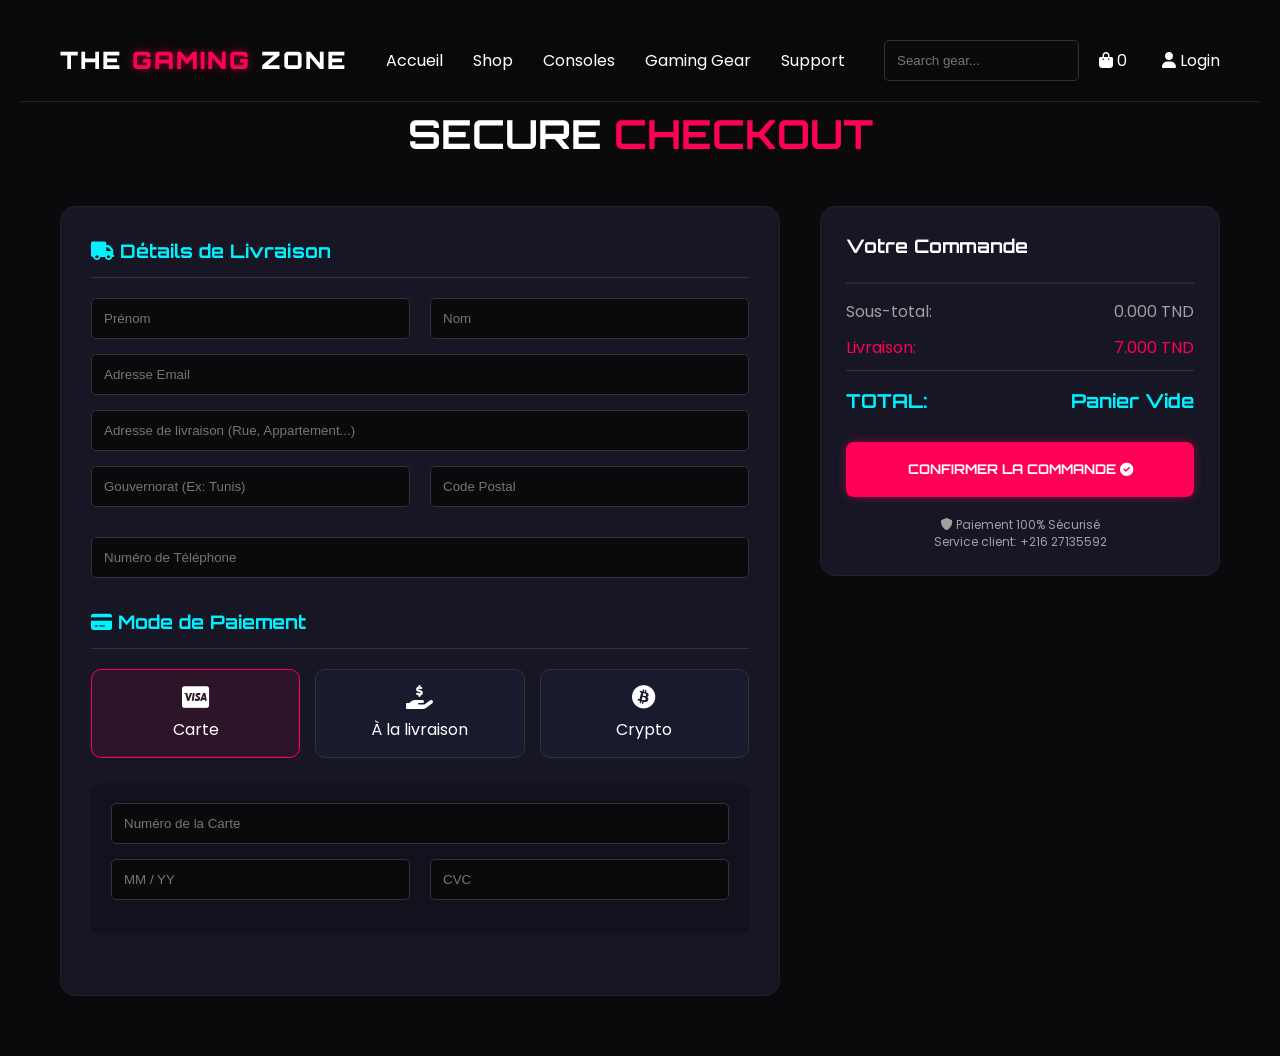
<file: checkout.html>
<!DOCTYPE html>
<html lang="fr" dir="ltr">
<head>
    <meta charset="UTF-8">
    <title>Checkout | The Gaming Zone</title>
    <link href="https://fonts.googleapis.com/css2?family=Orbitron:wght@400;700&family=Poppins:wght@300;400;600&display=swap" rel="stylesheet">
    <link rel="stylesheet" href="https://cdnjs.cloudflare.com/ajax/libs/font-awesome/6.0.0/css/all.min.css">
    <link rel="stylesheet" href="css/style.css">
    <style>
        :root {
            --primary-color: #ff0055;
            --secondary-color: #00f2ff;
            --bg-dark: #0a0a0c;
            --card-bg: #161625;
            --text-gray: #a0a0a0;
        }

        body {
            background-color: var(--bg-dark);
            color: white;
            font-family: 'Poppins', sans-serif;
            padding: 20px;
        }

        .container { max-width: 1200px; margin: 0 auto; }

        .checkout-grid { display: grid; grid-template-columns: 1fr 400px; gap: 40px; padding: 40px 0; }
        .checkout-form { background: var(--card-bg); padding: 30px; border-radius: 15px; border: 1px solid #222; }
        .form-section { margin-bottom: 30px; }
        .form-section h3 { font-family: 'Orbitron'; color: var(--secondary-color); margin-bottom: 20px; border-bottom: 1px solid #333; padding-bottom: 10px; }
        
        .input-group { display: grid; grid-template-columns: 1fr 1fr; gap: 20px; margin-bottom: 15px; }
        
        input, select { 
            background: #0a0a0c; border: 1px solid #333; color: white; 
            padding: 12px; border-radius: 5px; width: 100%; outline: none;
            transition: 0.3s;
        }
        input:focus { border-color: var(--primary-color); }
        input.error { border-color: var(--primary-color) !important; box-shadow: 0 0 5px rgba(255, 0, 85, 0.2); }

        .payment-methods { 
            display: grid; 
            grid-template-columns: repeat(auto-fit, minmax(100px, 1fr)); 
            gap: 15px; 
            margin-top: 15px; 
        }
        .method { 
            border: 1px solid #333; padding: 15px; text-align: center; 
            border-radius: 10px; cursor: pointer; transition: 0.3s;
            background: #1a1a2e;
        }
        .method:hover { border-color: var(--secondary-color); }
        .method.active { border-color: var(--primary-color); background: rgba(255, 0, 85, 0.1); }
        .method i { font-size: 1.5rem; margin-bottom: 8px; display: block; }

        .order-summary { position: sticky; top: 100px; height: fit-content; }
        .summary-card { background: var(--card-bg); padding: 25px; border-radius: 15px; border: 1px solid #222; }
        
        .btn-main {
            width: 100%; margin-top: 25px; height: 55px;
            background: var(--primary-color); color: white; border: none;
            border-radius: 8px; font-family: 'Orbitron'; font-weight: bold;
            cursor: pointer; transition: 0.3s; text-transform: uppercase;
        }
        .btn-main:hover { background: #d00045; box-shadow: 0 0 20px rgba(255, 0, 85, 0.4); transform: translateY(-2px); }

        .hidden { display: none; }

        @media (max-width: 900px) {
            .checkout-grid { grid-template-columns: 1fr; }
        }
    </style>
    
</head>
<body>
    <header class="main-header">
        <div class="container">
            <div class="logo">
                <a href="index.html">THE <span>GAMING</span> ZONE</a>
            </div>
            
            <nav class="nav-menu">
                <ul>
                    <li><a href="index.html">Accueil</a></li>
                    <li><a href="shop.html">Shop</a></li>
                    <li><a href="consoles.html">Consoles</a></li>
                    <li><a href="gaming-gear.html">Gaming Gear</a></li>
                    <li><a href="support.html">Support</a></li>
                    
                </ul>
            </nav>

            
            <div class="header-actions">
                <div class="search-bar">
                    <input type="text" placeholder="Search gear...">
            
                </div>
                <a href="checkout.html" style="color: white; text-decoration: none;">
                    <div class="cart-icon" style="cursor: pointer; position: relative;">
                        <i class="fas fa-shopping-bag"></i> <span class="count" id="cart-count">0</span>
                    </div>
                </a>
                <a href="login.html" class="login-link" style="margin-left: 15px; text-decoration: none; color: white;">
                    <i class="fas fa-user"></i> Login
                </a>
            </div>
        </div>
        
    </header>

    <main class="container">
        <h1 style="font-family: 'Orbitron'; font-size: 2.5rem; text-align: center;">SECURE <span style="color: var(--primary-color);">CHECKOUT</span></h1>
        
        <div class="checkout-grid">
            <section class="checkout-form">
                <form id="checkout-form-element">
                    <div class="form-section">
                        <h3><i class="fas fa-truck"></i> Détails de Livraison</h3>
                        <div class="input-group">
                            <input type="text" id="fname" placeholder="Prénom" required>
                            <input type="text" id="lname" placeholder="Nom" required>
                        </div>
                        <input type="email" id="email" placeholder="Adresse Email" style="margin-bottom: 15px;">
                        <input type="text" id="address" placeholder="Adresse de livraison (Rue, Appartement...)" required>
                        <div class="input-group" style="margin-top: 15px;">
                            <input type="text" id="city" placeholder="Gouvernorat (Ex: Tunis)" required>
                            <input type="text" id="zip" placeholder="Code Postal">
                        </div>
                        <input type="text" id="phone" placeholder="Numéro de Téléphone" style="margin-top: 15px;" required>
                    </div>

                    <div class="form-section">
                        <h3><i class="fas fa-credit-card"></i> Mode de Paiement</h3>
                        <div class="payment-methods">
                            <div class="method active" onclick="selectMethod('card', this)">
                                <i class="fab fa-cc-visa"></i>
                                <span>Carte</span>
                            </div>
                            <div class="method" onclick="selectMethod('cod', this)">
                                <i class="fas fa-hand-holding-usd"></i>
                                <span>À la livraison</span>
                            </div>
                            <div class="method" onclick="selectMethod('crypto', this)">
                                <i class="fab fa-bitcoin"></i>
                                <span>Crypto</span>
                            </div>
                        </div>

                        <div id="card-details-area" class="card-details" style="margin-top: 25px; padding: 20px; background: rgba(0,0,0,0.2); border-radius: 10px;">
                            <input type="text" id="card-num" placeholder="Numéro de la Carte" style="margin-bottom: 15px;">
                            <div class="input-group">
                                <input type="text" id="card-date" placeholder="MM / YY">
                                <input type="text" id="card-cvc" placeholder="CVC">
                            </div>
                        </div>

                        <div id="cod-message" class="hidden" style="margin-top: 25px; padding: 20px; border: 1px dashed var(--secondary-color); border-radius: 10px; color: var(--secondary-color);">
                            <i class="fas fa-info-circle"></i> Vous payerez en espèces (Cash) lors de la réception de votre commande.
                        </div>
                    </div>
                </form>
            </section>

            <aside class="order-summary">
                <div class="summary-card">
                    <h3 style="font-family: 'Orbitron'; margin-bottom: 20px;">Votre Commande</h3>
                    <hr style="opacity: 0.1; margin: 15px 0;">
                    
                    <div style="display: flex; justify-content: space-between; color: #a0a0a0; margin-bottom: 10px;">
                        <span>Sous-total:</span>
                        <span id="subtotal-display">0.000 TND</span>
                    </div>
                    <div style="display: flex; justify-content: space-between; color: #ff0055; margin-bottom: 15px; border-bottom: 1px solid #333; padding-bottom: 10px;">
                        <span>Livraison:</span>
                        <span id="shipping-fee">7.000 TND</span>
                    </div>
                    <div style="display: flex; justify-content: space-between; font-weight: bold; font-size: 1.2rem; font-family: 'Orbitron'; color: var(--secondary-color);">
                        <span>TOTAL:</span>
                        <span id="total-display">0.000 TND</span>
                    </div>

                    <button type="button" class="btn-main" id="confirm-btn">
                        CONFIRMER LA COMMANDE <i class="fas fa-check-circle"></i>
                    </button>

                    <div style="font-size: 0.75rem; color: var(--text-gray); text-align: center; margin-top: 20px; line-height: 1.4;">
                        <p><i class="fas fa-shield-alt"></i> Paiement 100% Sécurisé</p>
                        <p>Service client: +216 27135592</p>
                    </div>
                </div>
            </aside>
        </div>
    </main>

    <script>
        document.addEventListener('DOMContentLoaded', function() {
            // جلب المجموع الكلي المحفوظ (الذي يتضمن الـ 7 دت من صفحة المتجر)
            const finalTotal = parseFloat(localStorage.getItem('totalPrice')) || 0;
            
            const subtotalDisplay = document.getElementById('subtotal-display');
            const totalDisplay = document.getElementById('total-display');

            if (finalTotal > 7) { // إذا كان هناك سلع (أكبر من سعر التوصيل)
                const subtotal = finalTotal - 7;
                subtotalDisplay.innerText = subtotal.toFixed(3) + " TND";
                totalDisplay.innerText = finalTotal.toFixed(3) + " TND";
            } else if (finalTotal === 7) { 
                // حالة نادرة: السلة فارغة لكن التوصيل محسوب (يجب تصفيره)
                subtotalDisplay.innerText = "0.000 TND";
                totalDisplay.innerText = "0.000 TND";
            } else {
                subtotalDisplay.innerText = "0.000 TND";
                totalDisplay.innerText = "Panier Vide";
            }
        });

        // إدارة طرق الدفع
        let currentMethod = 'card';
        function selectMethod(method, element) {
            currentMethod = method;
            document.querySelectorAll('.method').forEach(m => m.classList.remove('active'));
            element.classList.add('active');
            const cardArea = document.getElementById('card-details-area');
            const codMessage = document.getElementById('cod-message');
            if (method === 'cod') {
                cardArea.classList.add('hidden');
                codMessage.classList.remove('hidden');
            } else {
                cardArea.classList.remove('hidden');
                codMessage.classList.add('hidden');
            }
        }

        // تأكيد الطلب
        document.getElementById('confirm-btn').addEventListener('click', function() {
            const requiredInputs = document.querySelectorAll('#checkout-form-element input[required]');
            let isValid = true;

            requiredInputs.forEach(input => {
                if (input.value.trim() === "") {
                    isValid = false;
                    input.classList.add('error');
                } else {
                    input.classList.remove('error');
                }
            });

            if (currentMethod === 'card') {
                const cardInputs = [document.getElementById('card-num'), document.getElementById('card-date'), document.getElementById('card-cvc')];
                cardInputs.forEach(input => {
                    if (input.value.trim() === "") { isValid = false; input.classList.add('error'); }
                    else { input.classList.remove('error'); }
                });
            }

            if (!isValid) {
                alert("⚠️ Veuillez remplir tous les champs obligatoires.");
                return;
            }

            this.innerHTML = '<i class="fas fa-spinner fa-spin"></i> Traitement...';
            this.disabled = true;

            setTimeout(() => {
                alert("🎉 Succès ! Votre commande a été enregistrée.");
                localStorage.removeItem('totalPrice');
                localStorage.removeItem('userCart');
                window.location.href = "index.html"; 
            }, 2000);
        });
    </script>
</body>
</html>
</file>
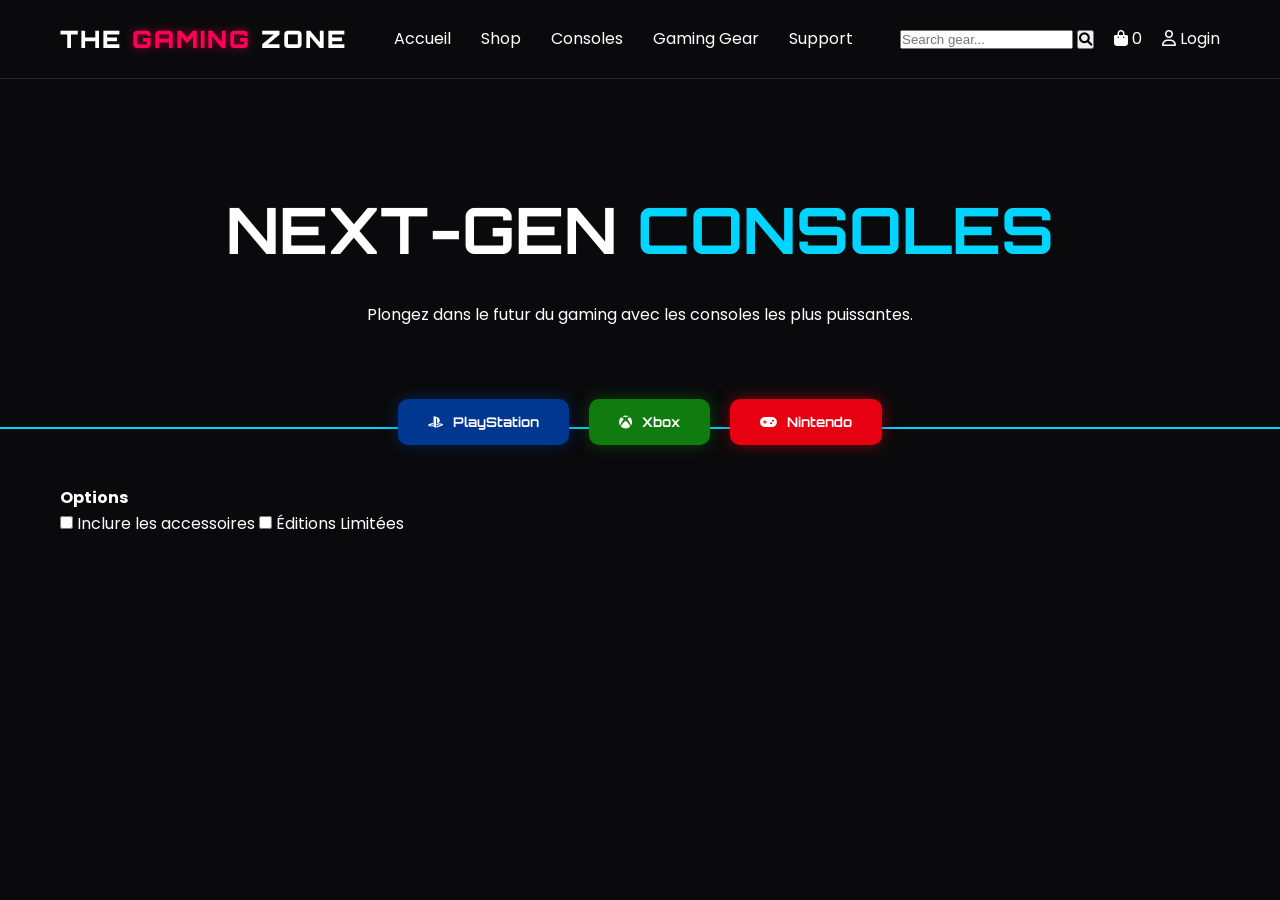
<file: consoles.html>
<!DOCTYPE html>
<html lang="fr" dir="ltr">
<head>
    <meta charset="UTF-8">
    <meta name="viewport" content="width=device-width, initial-scale=1.0">
    <title>Consoles & Handhelds | The Gaming Zone</title>
    
    <link href="https://fonts.googleapis.com/css2?family=Orbitron:wght@400;700&family=Poppins:wght@300;400;600&display=swap" rel="stylesheet">
    <link rel="stylesheet" href="https://cdnjs.cloudflare.com/ajax/libs/font-awesome/6.0.0/css/all.min.css">
    
    <link rel="stylesheet" href="css/style.css">
    <style>
        /* تنسيق خاص بصفحة الكونسول */
        .console-banner {
            height: 350px;
            background: linear-gradient(rgba(10,10,12,0.7), rgba(10,10,12,0.9)), 
                        url('https://images.unsplash.com/photo-1606144042614-b2417e99c4e3?q=80&w=1200');
            background-size: cover;
            display: flex;
            align-items: center;
            justify-content: center;
            text-align: center;
            border-bottom: 2px solid var(--secondary-color);
        }

        .brand-filters {
            display: flex;
            justify-content: center;
            gap: 20px;
            margin: -30px 0 40px;
        }

        .brand-btn {
            padding: 15px 30px;
            border-radius: 10px;
            cursor: pointer;
            font-family: 'Orbitron';
            font-weight: bold;
            transition: 0.3s;
            border: none;
            color: white;
            display: flex;
            align-items: center;
            gap: 10px;
        }

        .ps-btn { background: #003791; box-shadow: 0 0 15px rgba(0, 55, 145, 0.5); }
        .xbox-btn { background: #107c10; box-shadow: 0 0 15px rgba(16, 124, 16, 0.5); }
        .nintendo-btn { background: #e60012; box-shadow: 0 0 15px rgba(230, 0, 18, 0.5); }

        .brand-btn:hover { transform: translateY(-5px) scale(1.05); }
    </style>
</head>
<body>
    <header class="main-header">
        <div class="container">
            <div class="logo">
                <a href="index.html">THE <span>GAMING</span> ZONE</a>
            </div>
            
            <nav class="nav-menu">
                <ul>
                    <li><a href="index.html">Accueil</a></li>
                    <li><a href="shop.html">Shop</a></li>
                    <li><a href="consoles.html">Consoles</a></li>
                    <li><a href="gaming-gear.html">Gaming Gear</a></li>
                    <li><a href="support.html">Support</a></li>
                </ul>
            </nav>

            <div class="header-actions">
                <div class="search-bar">
                    <input type="text" placeholder="Search gear...">
                    <button><i class="fas fa-search"></i></button>
                </div>
                <div class="cart-icon">
                    <i class="fas fa-shopping-bag"></i>
                    <span class="count">0</span>
                </div>
                <div class="user-auth">
                    <a href="#"><i class="far fa-user"></i> Login</a>
                </div>
            </div>
        </div>
    </header>

    <section class="console-banner">
        <div class="container">
            <h1 class="glitch-text">NEXT-GEN <span>CONSOLES</span></h1>
            <p>Plongez dans le futur du gaming avec les consoles les plus puissantes.</p>
        </div>
    </section>

    <main class="container">
        <div class="brand-filters">
            <button class="brand-btn ps-btn" onclick="filterByBrand('PlayStation')">
                <i class="fab fa-playstation"></i> PlayStation
            </button>
            <button class="brand-btn xbox-btn" onclick="filterByBrand('Xbox')">
                <i class="fab fa-xbox"></i> Xbox
            </button>
            <button class="brand-btn nintendo-btn" onclick="filterByBrand('Nintendo')">
                <i class="fas fa-gamepad"></i> Nintendo
            </button>
        </div>

        <div class="shop-container">
            <aside class="filters">
                <h4>Options</h4>
                <div class="filter-group">
                    <label><input type="checkbox"> Inclure les accessoires</label>
                    <label><input type="checkbox"> Éditions Limitées</label>
                </div>
            </aside>

            <section class="products-area">
                <div class="product-grid" id="console-grid">
                    </div>
            </section>
        </div>
    </main>

    <script src="js/main.js"></script>
    <script>
        document.addEventListener('DOMContentLoaded', () => {
            const consoleProducts = products.filter(p => p.category === "Consoles");
            renderProducts(consoleProducts, 'console-grid');
        });

        function filterByBrand(brand) {
            const filtered = products.filter(p => p.category === "Consoles" && p.name.includes(brand));
            renderProducts(filtered, 'console-grid');
        }
    </script>
</body>
</html>
</file>
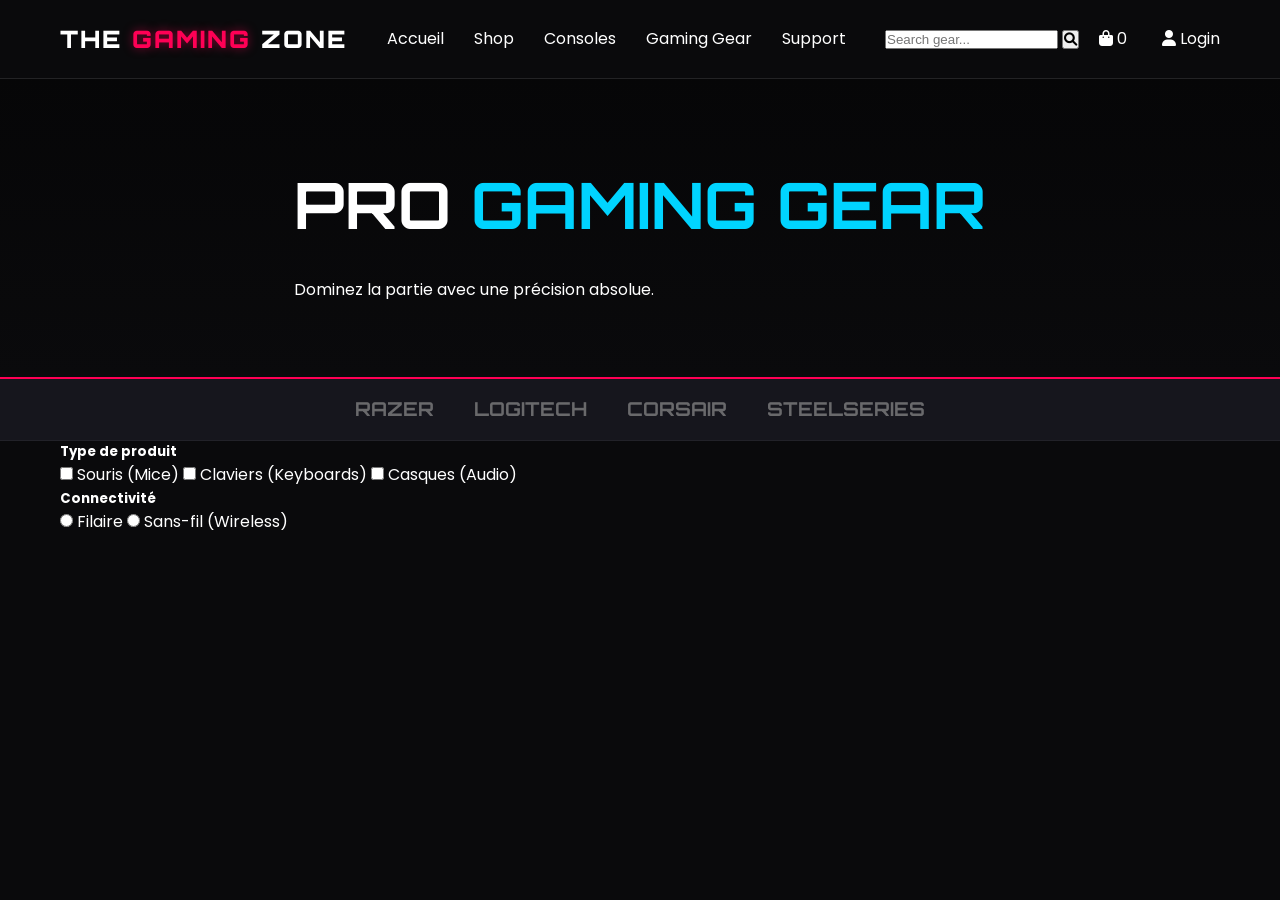
<file: gaming-gear.html>
<!DOCTYPE html>
<html lang="fr" dir="ltr">
<head>
    <meta charset="UTF-8">
    <meta name="viewport" content="width=device-width, initial-scale=1.0">
    <title>Gaming Gear & Peripherals | The Gaming Zone</title>
    
    <link href="https://fonts.googleapis.com/css2?family=Orbitron:wght@400;700&family=Poppins:wght@300;400;600&display=swap" rel="stylesheet">
    <link rel="stylesheet" href="https://cdnjs.cloudflare.com/ajax/libs/font-awesome/6.0.0/css/all.min.css">
    
    <link rel="stylesheet" href="css/style.css">
    <style>
        .gear-banner {
            height: 300px;
            background: linear-gradient(to bottom, rgba(0,0,0,0.4), var(--bg-dark)), 
                        url('https://images.unsplash.com/photo-1542751371-adc38448a05e?q=80&w=1200');
            background-size: cover;
            background-position: center;
            display: flex;
            align-items: center;
            justify-content: center;
            border-bottom: 2px solid var(--primary-color);
        }

        .brand-strip {
            background: #16161d;
            padding: 15px 0;
            display: flex;
            justify-content: center;
            gap: 40px;
            border-bottom: 1px solid rgba(255,255,255,0.05);
        }

        .brand-logo {
            font-family: 'Orbitron';
            color: var(--text-gray);
            font-weight: bold;
            font-size: 1.2rem;
            opacity: 0.6;
            cursor: pointer;
            transition: 0.3s;
        }

        .brand-logo:hover { opacity: 1; color: var(--secondary-color); }

        .gear-grid {
            display: grid;
            grid-template-columns: repeat(auto-fill, minmax(280px, 1fr));
            gap: 25px;
            padding: 40px 0;
        }
    </style>
</head>
<body>
    <header class="main-header">
        <div class="container">
            <div class="logo">
                <a href="index.html">THE <span>GAMING</span> ZONE</a>
            </div>
            
            <nav class="nav-menu">
                <ul>
                    <li><a href="index.html">Accueil</a></li>
                    <li><a href="shop.html">Shop</a></li>
                    <li><a href="consoles.html">Consoles</a></li>
                    <li><a href="gaming-gear.html">Gaming Gear</a></li>
                    <li><a href="support.html">Support</a></li>
                    
                </ul>
            </nav>

            
            <div class="header-actions">
                <div class="search-bar">
                    <input type="text" placeholder="Search gear...">
                    <button><i class="fas fa-search"></i></button>
                </div>
                <a href="checkout.html" style="color: white; text-decoration: none;">
                    <div class="cart-icon" style="cursor: pointer; position: relative;">
                        <i class="fas fa-shopping-bag"></i> <span class="count" id="cart-count">0</span>
                    </div>
                </a>
                <a href="login.html" class="login-link" style="margin-left: 15px; text-decoration: none; color: white;">
                    <i class="fas fa-user"></i> Login
                </a>
            </div>
        </div>
        
    </header>

    <section class="gear-banner">
        <div class="container text-center">
            <h1 class="glitch-text">PRO <span>GAMING GEAR</span></h1>
            <p>Dominez la partie avec une précision absolue.</p>
        </div>
    </section>

    <div class="brand-strip">
        <span class="brand-logo" onclick="filterByBrand('Razer')">RAZER</span>
        <span class="brand-logo" onclick="filterByBrand('Logitech')">LOGITECH</span>
        <span class="brand-logo" onclick="filterByBrand('Corsair')">CORSAIR</span>
        <span class="brand-logo" onclick="filterByBrand('SteelSeries')">STEELSERIES</span>
    </div>

    <main class="container">
        <div class="shop-container">
            <aside class="filters">
                <div class="filter-group">
                    <h5>Type de produit</h5>
                    <label><input type="checkbox" onclick="filterByType('Souris')"> Souris (Mice)</label>
                    <label><input type="checkbox" onclick="filterByType('Clavier')"> Claviers (Keyboards)</label>
                    <label><input type="checkbox" onclick="filterByType('Casque')"> Casques (Audio)</label>
                </div>
                <div class="filter-group">
                    <h5>Connectivité</h5>
                    <label><input type="radio" name="conn"> Filaire</label>
                    <label><input type="radio" name="conn"> Sans-fil (Wireless)</label>
                </div>
            </aside>

            <section class="products-area">
                <div class="gear-grid" id="gear-grid">
                    </div>
            </section>
        </div>
    </main>

    <script src="js/main.js"></script>
    <script>
        document.addEventListener('DOMContentLoaded', () => {
            const gearProducts = products.filter(p => p.category === "Gear");
            renderProducts(gearProducts, 'gear-grid');
        });

        function filterByBrand(brand) {
            const filtered = products.filter(p => p.category === "Gear" && p.name.includes(brand));
            renderProducts(filtered, 'gear-grid');
        }
        
        function filterByType(type) {
             const filtered = products.filter(p => p.category === "Gear" && p.name.toLowerCase().includes(type.toLowerCase()));
             renderProducts(filtered, 'gear-grid');
        }
    </script>
</body>
</html>
</file>
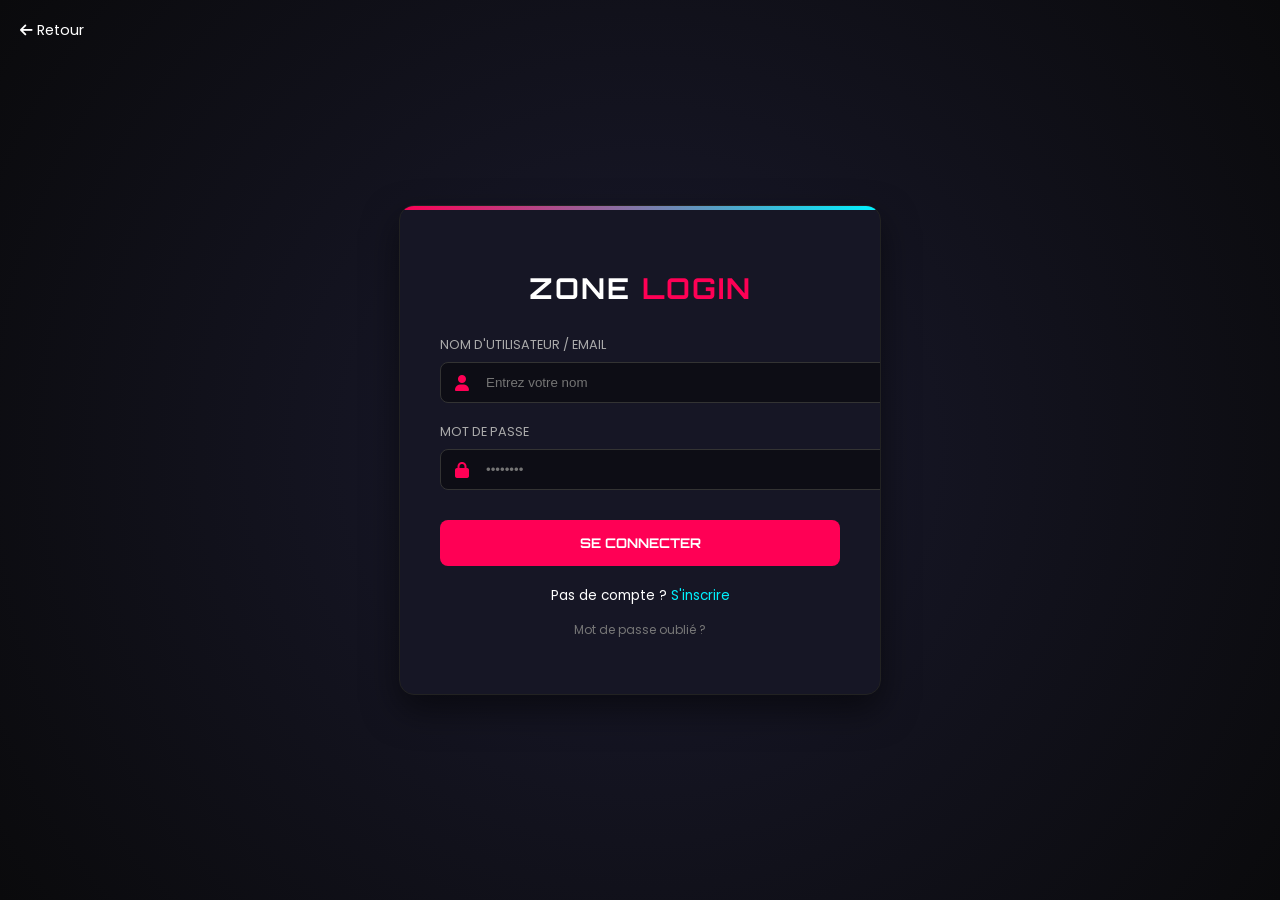
<file: login.html>
<!DOCTYPE html>
<html lang="fr" dir="ltr">
<head>
    <meta charset="UTF-8">
    <meta name="viewport" content="width=device-width, initial-scale=1.0">
    <title>Login | The Gaming Zone</title>
    <link href="https://fonts.googleapis.com/css2?family=Orbitron:wght@400;700&family=Poppins:wght@300;400;600&display=swap" rel="stylesheet">
    <link rel="stylesheet" href="https://cdnjs.cloudflare.com/ajax/libs/font-awesome/6.0.0/css/all.min.css">
    <style>
        :root {
            --primary-color: #ff0055;
            --secondary-color: #00f2ff;
            --bg-dark: #0a0a0c;
            --card-bg: #161625;
        }

        body {
            background-color: var(--bg-dark);
            background-image: radial-gradient(circle at center, #1a1a2e 0%, #0a0a0c 100%);
            color: white;
            font-family: 'Poppins', sans-serif;
            height: 100vh;
            display: flex;
            align-items: center;
            justify-content: center;
            margin: 0;
        }

        .login-card {
            background: var(--card-bg);
            width: 100%;
            max-width: 400px;
            padding: 40px;
            border-radius: 15px;
            border: 1px solid #222;
            box-shadow: 0 15px 35px rgba(0,0,0,0.5);
            position: relative;
            overflow: hidden;
        }

        .login-card::before {
            content: '';
            position: absolute;
            top: 0; left: 0; width: 100%; height: 4px;
            background: linear-gradient(90deg, var(--primary-color), var(--secondary-color));
        }

        .login-header {
            text-align: center;
            margin-bottom: 30px;
        }

        .login-header h2 {
            font-family: 'Orbitron';
            font-size: 1.8rem;
            letter-spacing: 2px;
        }

        .login-header span { color: var(--primary-color); }

        .form-group {
            margin-bottom: 20px;
        }

        .form-group label {
            display: block;
            font-size: 0.8rem;
            color: #aaa;
            margin-bottom: 8px;
            text-transform: uppercase;
        }

        .input-wrapper {
            position: relative;
        }

        .input-wrapper i {
            position: absolute;
            left: 15px;
            top: 50%;
            transform: translateY(-50%);
            color: var(--primary-color);
        }

        input {
            width: 100%;
            background: #0d0d15;
            border: 1px solid #333;
            padding: 12px 12px 12px 45px;
            border-radius: 8px;
            color: white;
            outline: none;
            transition: 0.3s;
        }

        input:focus {
            border-color: var(--secondary-color);
            box-shadow: 0 0 10px rgba(0, 242, 255, 0.2);
        }

        .btn-login {
            width: 100%;
            background: var(--primary-color);
            color: white;
            border: none;
            padding: 15px;
            border-radius: 8px;
            font-family: 'Orbitron';
            font-weight: bold;
            cursor: pointer;
            transition: 0.3s;
            margin-top: 10px;
        }

        .btn-login:hover {
            background: #d00045;
            box-shadow: 0 0 20px rgba(255, 0, 85, 0.4);
            transform: translateY(-2px);
        }

        .extra-links {
            text-align: center;
            margin-top: 20px;
            font-size: 0.85rem;
        }

        .extra-links a {
            color: var(--secondary-color);
            text-decoration: none;
        }

        .back-home {
            position: absolute;
            top: 20px;
            left: 20px;
            color: white;
            text-decoration: none;
            font-size: 0.9rem;
        }
    </style>
</head>
<body>

    <a href="index.html" class="back-home"><i class="fas fa-arrow-left"></i> Retour</a>

    <div class="login-card">
        <div class="login-header">
            <h2>ZONE <span>LOGIN</span></h2>
        </div>

        <form id="loginForm">
            <div class="form-group">
                <label>Nom d'utilisateur / Email</label>
                <div class="input-wrapper">
                    <i class="fas fa-user"></i>
                    <input type="text" placeholder="Entrez votre nom" required>
                </div>
            </div>

            <div class="form-group">
                <label>Mot de passe</label>
                <div class="input-wrapper">
                    <i class="fas fa-lock"></i>
                    <input type="password" placeholder="••••••••" required>
                </div>
            </div>

            <button type="submit" class="btn-login">SE CONNECTER</button>
        </form>

        <div class="extra-links">
            <p>Pas de compte ? <a href="#">S'inscrire</a></p>
            <p><a href="#" style="font-size: 0.75rem; color: #777;">Mot de passe oublié ?</a></p>
        </div>
    </div>

    <script>
        document.getElementById('loginForm').addEventListener('submit', function(e) {
            e.preventDefault();
            // محاكاة تسجيل الدخول
            alert("Connexion réussie !");
            window.location.href = "index.html";
        });
    </script>
</body>
</html>
</file>
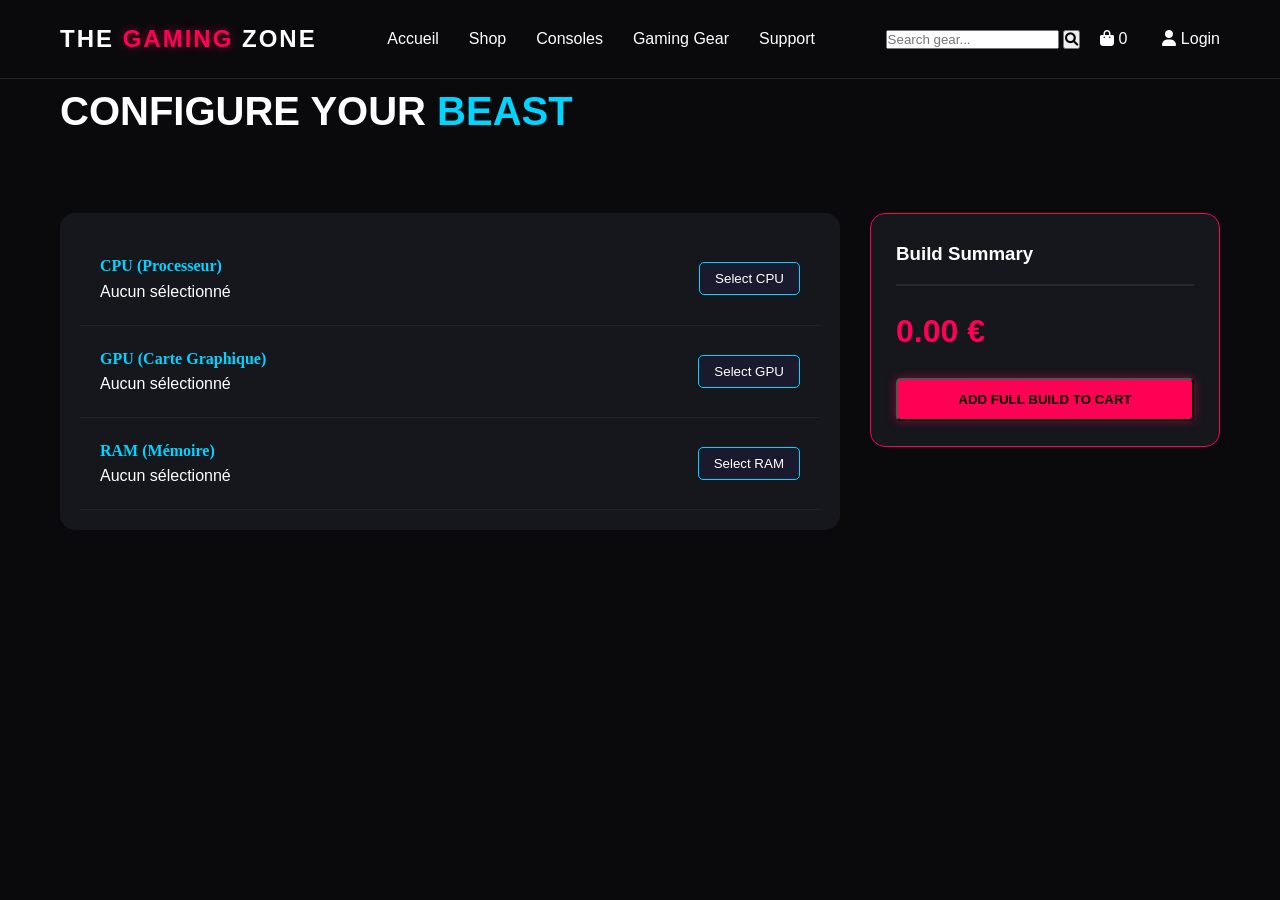
<file: pc-builder.html>
<!DOCTYPE html>
<html lang="fr" dir="ltr">
<head>
    <meta charset="UTF-8">
    <title>Custom PC Builder | The Gaming Zone</title>
    <link rel="stylesheet" href="css/style.css">
    <link rel="stylesheet" href="https://cdnjs.cloudflare.com/ajax/libs/font-awesome/6.0.0/css/all.min.css">
    <style>
        .builder-container { display: grid; grid-template-columns: 1fr 350px; gap: 30px; padding: 50px 0; }
        .component-list { background: var(--card-bg); border-radius: 15px; padding: 20px; }
        .comp-item { 
            display: flex; align-items: center; justify-content: space-between; 
            padding: 20px; border-bottom: 1px solid rgba(255,255,255,0.05);
        }
        .comp-info h4 { color: var(--secondary-color); font-family: 'Orbitron'; }
        .comp-select-btn { 
            background: #1a1a2e; border: 1px solid var(--secondary-color); 
            color: white; padding: 8px 15px; cursor: pointer; border-radius: 5px;
        }
        .summary-sticky { 
            background: var(--card-bg); padding: 25px; border-radius: 15px; 
            height: fit-content; position: sticky; top: 100px; border: 1px solid var(--primary-color);
        }
        .total-price { font-size: 2rem; color: var(--primary-color); font-weight: 900; margin: 20px 0; }
    </style>
</head>
<body>
    <header class="main-header">
        <div class="container">
            <div class="logo">
                <a href="index.html">THE <span>GAMING</span> ZONE</a>
            </div>
            
            <nav class="nav-menu">
                <ul>
                    <li><a href="index.html">Accueil</a></li>
                    <li><a href="shop.html">Shop</a></li>
                    <li><a href="consoles.html">Consoles</a></li>
                    <li><a href="gaming-gear.html">Gaming Gear</a></li>
                    <li><a href="support.html">Support</a></li>
                    
                </ul>
            </nav>

            
            <div class="header-actions">
                <div class="search-bar">
                    <input type="text" placeholder="Search gear...">
                    <button><i class="fas fa-search"></i></button>
                </div>
                <a href="checkout.html" style="color: white; text-decoration: none;">
                    <div class="cart-icon" style="cursor: pointer; position: relative;">
                        <i class="fas fa-shopping-bag"></i> <span class="count" id="cart-count">0</span>
                    </div>
                </a>
                <a href="login.html" class="login-link" style="margin-left: 15px; text-decoration: none; color: white;">
                    <i class="fas fa-user"></i> Login
                </a>
            </div>
        </div>
        
    </header>

    <main class="container">
        <h1 class="glitch-text" style="font-size: 2.5rem;">Configure Your <span>Beast</span></h1>
        
        <div class="builder-container">
            <section class="component-list">
                <div class="comp-item">
                    <div class="comp-info">
                        <h4>CPU (Processeur)</h4>
                        <p id="selected-cpu">Aucun sélectionné</p>
                    </div>
                    <button class="comp-select-btn" onclick="openModal('cpu')">Select CPU</button>
                </div>

                <div class="comp-item">
                    <div class="comp-info">
                        <h4>GPU (Carte Graphique)</h4>
                        <p id="selected-gpu">Aucun sélectionné</p>
                    </div>
                    <button class="comp-select-btn" onclick="openModal('gpu')">Select GPU</button>
                </div>

                <div class="comp-item">
                    <div class="comp-info">
                        <h4>RAM (Mémoire)</h4>
                        <p id="selected-ram">Aucun sélectionné</p>
                    </div>
                    <button class="comp-select-btn" onclick="openModal('ram')">Select RAM</button>
                </div>
            </section>

            <aside class="summary-sticky">
                <h3>Build Summary</h3>
                <hr style="opacity: 0.1; margin: 15px 0;">
                <div id="build-details">
                    </div>
                <div class="total-price" id="total-build-price">0.00 €</div>
                <button class="btn-main" style="width: 100%;">ADD FULL BUILD TO CART</button>
            </aside>
        </div>
    </main>

    <script src="js/builder.js"></script>
</body>
</html>
</file>
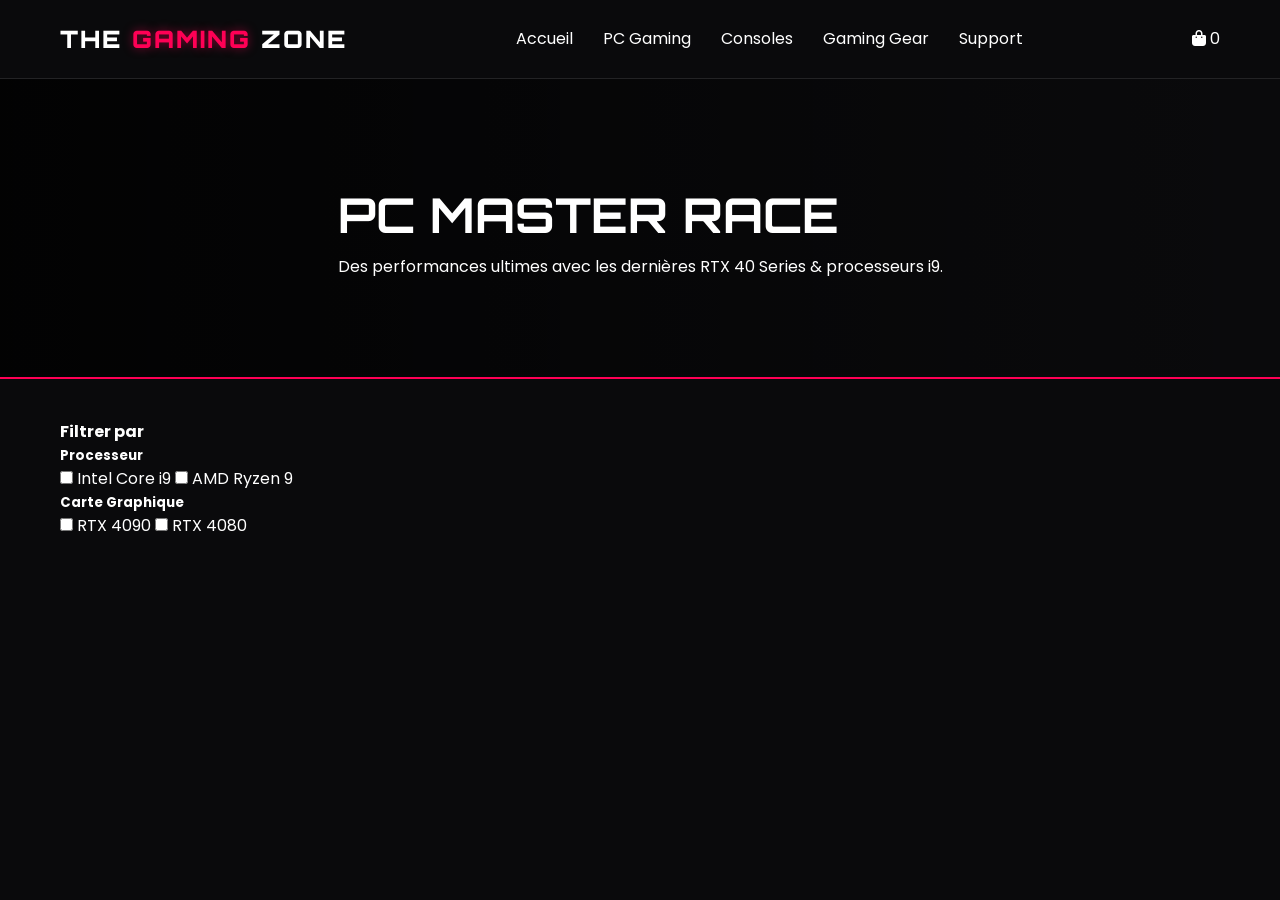
<file: pc-gaming.html>
<!DOCTYPE html>
<html lang="fr" dir="ltr">
<head>
    <meta charset="UTF-8">
    <meta name="viewport" content="width=device-width, initial-scale=1.0">
    <title>PC Master Race | The Gaming Zone</title>
    
    <link href="https://fonts.googleapis.com/css2?family=Orbitron:wght@400;700&family=Poppins:wght@300;400;600&display=swap" rel="stylesheet">
    <link rel="stylesheet" href="https://cdnjs.cloudflare.com/ajax/libs/font-awesome/6.0.0/css/all.min.css">
    
    <link rel="stylesheet" href="css/style.css">
</head>
<body>

    <header class="main-header">
        <div class="container">
            <div class="logo"><a href="index.html">THE <span>GAMING</span> ZONE</a></div>
            <nav class="nav-menu">
                <ul>
                    <li><a href="index.html">Accueil</a></li>
                    <li><a href="pc-gaming.html" class="active">PC Gaming</a></li>
                    <li><a href="consoles.html">Consoles</a></li>
                    <li><a href="gaming-gear.html">Gaming Gear</a></li>
                    <li><a href="pages/support.html">Support</a></li>
                </ul>
            </nav>
            <div class="header-actions">
                <div class="cart-icon">
                    <i class="fas fa-shopping-bag"></i>
                    <span class="count">0</span>
                </div>
            </div>
        </div>
    </header>

    <section class="category-banner pc-bg">
        <div class="container">
            <h1>PC <span>MASTER RACE</span></h1>
            <p>Des performances ultimes avec les dernières RTX 40 Series & processeurs i9.</p>
        </div>
    </section>

    <main class="container">
        <div class="shop-container">
            <aside class="filters">
                <h4>Filtrer par</h4>
                <div class="filter-group">
                    <h5>Processeur</h5>
                    <label><input type="checkbox" class="filter-check" data-filter="i9"> Intel Core i9</label>
                    <label><input type="checkbox" class="filter-check" data-filter="ryzen"> AMD Ryzen 9</label>
                </div>
                <div class="filter-group">
                    <h5>Carte Graphique</h5>
                    <label><input type="checkbox" class="filter-check" data-filter="rtx4090"> RTX 4090</label>
                    <label><input type="checkbox" class="filter-check" data-filter="rtx4080"> RTX 4080</label>
                </div>
            </aside>

            <section class="products-area">
                <div class="grid" id="pc-product-grid">
                    </div>
            </section>
        </div>
    </main>

    <script src="js/main.js"></script>
    <script>
        // كود مخصص لتصفية منتجات الـ PC فقط عند تحميل الصفحة
        document.addEventListener('DOMContentLoaded', () => {
            const pcOnly = products.filter(p => p.category === "PC");
            renderProducts(pcOnly, 'pc-product-grid');
        });
    </script>
</body>
</html>
</file>
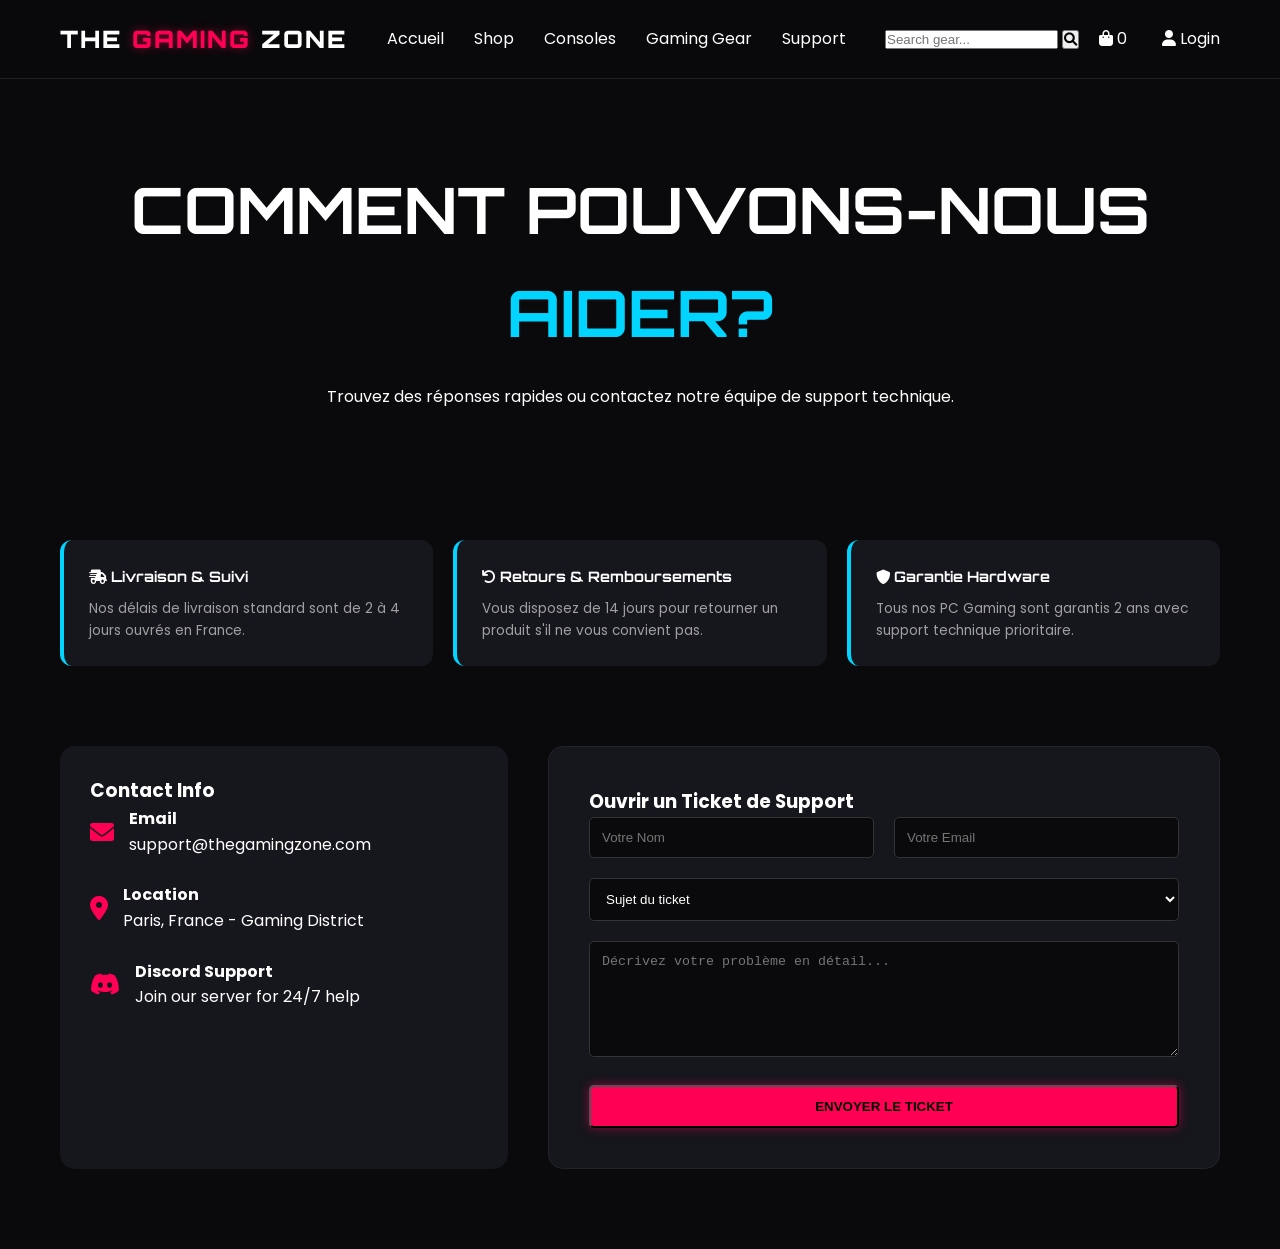
<file: product-details.html>
<!DOCTYPE html>
<html lang="fr" dir="ltr">
<head>
    <meta charset="UTF-8">
    <meta name="viewport" content="width=device-width, initial-scale=1.0">
    <title>Support Center | The Gaming Zone</title>
    
    <link href="https://fonts.googleapis.com/css2?family=Orbitron:wght@400;700&family=Poppins:wght@300;400;600&display=swap" rel="stylesheet">
    <link rel="stylesheet" href="https://cdnjs.cloudflare.com/ajax/libs/font-awesome/6.0.0/css/all.min.css">
    
    <link rel="stylesheet" href="css/style.css">
    <style>
        .support-hero {
            padding: 80px 0;
            text-align: center;
            background: linear-gradient(rgba(10,10,12,0.8), rgba(10,10,12,0.8)), url('https://images.unsplash.com/photo-1485827404703-89b55fcc595e?q=80&w=1200');
            background-size: cover;
        }

        .faq-grid {
            display: grid;
            grid-template-columns: repeat(auto-fit, minmax(300px, 1fr));
            gap: 20px;
            margin-top: 50px;
        }

        .faq-card {
            background: var(--card-bg);
            padding: 25px;
            border-radius: 12px;
            border-left: 4px solid var(--secondary-color);
            transition: 0.3s;
        }

        .faq-card:hover { transform: translateY(-5px); border-left-color: var(--primary-color); }

        .faq-card h4 { color: var(--text-white); margin-bottom: 10px; font-family: 'Orbitron'; font-size: 0.9rem; }
        .faq-card p { color: var(--text-gray); font-size: 0.85rem; }

        .contact-container {
            display: grid;
            grid-template-columns: 1fr 1.5fr;
            gap: 40px;
            margin: 80px 0;
        }

        .contact-info {
            background: var(--card-bg);
            padding: 30px;
            border-radius: 15px;
        }

        .info-box { display: flex; align-items: center; gap: 15px; margin-bottom: 25px; }
        .info-box i { color: var(--primary-color); font-size: 1.5rem; }

        .ticket-form {
            background: var(--card-bg);
            padding: 40px;
            border-radius: 15px;
            border: 1px solid rgba(255,255,255,0.05);
        }

        .ticket-form input, .ticket-form textarea, .ticket-form select {
            background: #0a0a0c;
            border: 1px solid #333;
            color: white;
            padding: 12px;
            border-radius: 5px;
            width: 100%;
            margin-bottom: 20px;
        }
    </style>
</head>
<body>
    <header class="main-header">
        <div class="container">
            <div class="logo">
                <a href="index.html">THE <span>GAMING</span> ZONE</a>
            </div>
            
            <nav class="nav-menu">
                <ul>
                    <li><a href="index.html">Accueil</a></li>
                    <li><a href="shop.html">Shop</a></li>
                    <li><a href="consoles.html">Consoles</a></li>
                    <li><a href="gaming-gear.html">Gaming Gear</a></li>
                    <li><a href="support.html">Support</a></li>
                    
                </ul>
            </nav>

            
            <div class="header-actions">
                <div class="search-bar">
                    <input type="text" placeholder="Search gear...">
                    <button><i class="fas fa-search"></i></button>
                </div>
                <a href="checkout.html" style="color: white; text-decoration: none;">
                    <div class="cart-icon" style="cursor: pointer; position: relative;">
                        <i class="fas fa-shopping-bag"></i> <span class="count" id="cart-count">0</span>
                    </div>
                </a>
                <a href="login.html" class="login-link" style="margin-left: 15px; text-decoration: none; color: white;">
                    <i class="fas fa-user"></i> Login
                </a>
            </div>
        </div>
        
    </header>
    <section class="support-hero">
        <div class="container">
            <h1 class="glitch-text">Comment pouvons-nous <span>aider?</span></h1>
            <p>Trouvez des réponses rapides ou contactez notre équipe de support technique.</p>
        </div>
    </section>

    <main class="container">
        <div class="faq-grid">
            <div class="faq-card">
                <h4><i class="fas fa-shipping-fast"></i> Livraison & Suivi</h4>
                <p>Nos délais de livraison standard sont de 2 à 4 jours ouvrés en France.</p>
            </div>
            <div class="faq-card">
                <h4><i class="fas fa-undo"></i> Retours & Remboursements</h4>
                <p>Vous disposez de 14 jours pour retourner un produit s'il ne vous convient pas.</p>
            </div>
            <div class="faq-card">
                <h4><i class="fas fa-shield-alt"></i> Garantie Hardware</h4>
                <p>Tous nos PC Gaming sont garantis 2 ans avec support technique prioritaire.</p>
            </div>
        </div>

        <div class="contact-container">
            <aside class="contact-info">
                <h3>Contact Info</h3>
                <div class="info-box">
                    <i class="fas fa-envelope"></i>
                    <div>
                        <strong>Email</strong>
                        <p>support@thegamingzone.com</p>
                    </div>
                </div>
                <div class="info-box">
                    <i class="fas fa-map-marker-alt"></i>
                    <div>
                        <strong>Location</strong>
                        <p>Paris, France - Gaming District</p>
                    </div>
                </div>
                <div class="info-box">
                    <i class="fab fa-discord"></i>
                    <div>
                        <strong>Discord Support</strong>
                        <p>Join our server for 24/7 help</p>
                    </div>
                </div>
            </aside>

            <section class="ticket-form">
                <h3>Ouvrir un Ticket de Support</h3>
                <form>
                    <div class="input-group" style="display: grid; grid-template-columns: 1fr 1fr; gap: 20px;">
                        <input type="text" placeholder="Votre Nom">
                        <input type="email" placeholder="Votre Email">
                    </div>
                    <select>
                        <option>Sujet du ticket</option>
                        <option>Problème Technique PC</option>
                        <option>Question sur la commande</option>
                        <option>Garantie & Réparation</option>
                    </select>
                    <textarea placeholder="Décrivez votre problème en détail..." rows="6"></textarea>
                    <button type="submit" class="btn-main" style="width: 100%;">ENVOYER LE TICKET</button>
                </form>
            </section>
        </div>
    </main>

    </body>
</html>
</file>
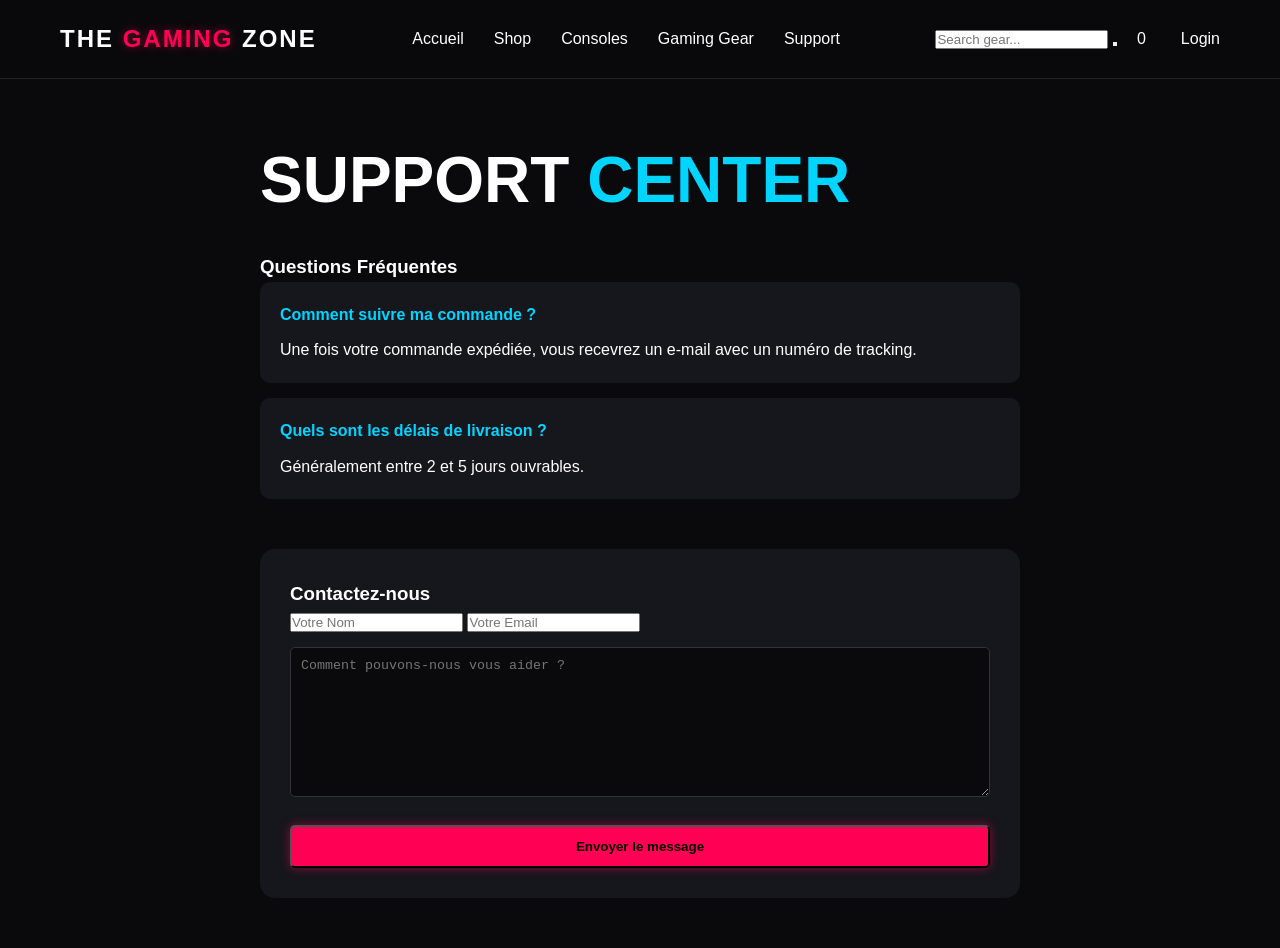
<file: support.html>
<!DOCTYPE html>
<html lang="fr" dir="ltr">
<head>
    <meta charset="UTF-8">
    <title>Support | The Gaming Zone</title>
    <link rel="stylesheet" href="css/style.css">
    <style>
        .support-container { max-width: 800px; margin: 50px auto; }
        .faq-item { background: var(--card-bg); margin-bottom: 15px; padding: 20px; border-radius: 10px; cursor: pointer; }
        .faq-item h4 { color: var(--secondary-color); margin-bottom: 10px; }
        .contact-form { background: var(--card-bg); padding: 30px; border-radius: 15px; margin-top: 50px; }
    </style>
</head>
<body>
    <header class="main-header">
        <div class="container">
            <div class="logo">
                <a href="index.html">THE <span>GAMING</span> ZONE</a>
            </div>
            
            <nav class="nav-menu">
                <ul>
                    <li><a href="index.html">Accueil</a></li>
                    <li><a href="shop.html">Shop</a></li>
                    <li><a href="consoles.html">Consoles</a></li>
                    <li><a href="gaming-gear.html">Gaming Gear</a></li>
                    <li><a href="support.html">Support</a></li>
                    
                </ul>
            </nav>

            
            <div class="header-actions">
                <div class="search-bar">
                    <input type="text" placeholder="Search gear...">
                    <button><i class="fas fa-search"></i></button>
                </div>
                <a href="checkout.html" style="color: white; text-decoration: none;">
                    <div class="cart-icon" style="cursor: pointer; position: relative;">
                        <i class="fas fa-shopping-bag"></i> <span class="count" id="cart-count">0</span>
                    </div>
                </a>
                <a href="login.html" class="login-link" style="margin-left: 15px; text-decoration: none; color: white;">
                    <i class="fas fa-user"></i> Login
                </a>
            </div>
        </div>
        
    </header>
    <main class="container support-container">
        <h1 class="glitch-text">Support <span>Center</span></h1>
        
        <div class="faq-section">
            <h3>Questions Fréquentes</h3>
            <div class="faq-item">
                <h4>Comment suivre ma commande ?</h4>
                <p>Une fois votre commande expédiée, vous recevrez un e-mail avec un numéro de tracking.</p>
            </div>
            <div class="faq-item">
                <h4>Quels sont les délais de livraison ?</h4>
                <p>Généralement entre 2 et 5 jours ouvrables.</p>
            </div>
        </div>

        <section class="contact-form">
            <h3>Contactez-nous</h3>
            <form>
                <input type="text" placeholder="Votre Nom" style="margin-bottom: 15px;">
                <input type="email" placeholder="Votre Email" style="margin-bottom: 15px;">
                <textarea placeholder="Comment pouvons-nous vous aider ?" style="width: 100%; height: 150px; background: #0a0a0c; color: white; border: 1px solid #333; padding: 10px; border-radius: 5px;"></textarea>
                <button class="btn-main" style="margin-top: 20px; width: 100%;">Envoyer le message</button>
            </form>
        </section>
    </main>
</body>
</html>
</file>
<file: css/style.css>
/* --- Root Variables: أساسيات الألوان --- */
:root {
    --primary-color: #ff0055; /* نيون أحمر/وردي */
    --secondary-color: #00d4ff; /* نيون أزرق */
    --bg-dark: #0a0a0c; /* خلفية داكنة جداً */
    --card-bg: #16161d; /* خلفية البطاقات */
    --text-white: #ffffff;
    --text-gray: #a0a0a0;
    --neon-shadow: 0 0 10px rgba(255, 0, 85, 0.5);
    --transition: all 0.3s ease;
}

/* --- Global Styles --- */
* {
    margin: 0;
    padding: 0;
    box-sizing: border-box;
}

body {
    background-color: var(--bg-dark);
    color: var(--text-white);
    font-family: 'Poppins', sans-serif;
    line-height: 1.6;
    overflow-x: hidden;
}

.container {
    max-width: 1200px;
    margin: 0 auto;
    padding: 0 20px;
}

a { text-decoration: none; color: inherit; }
ul { list-style: none; }

/* --- Header & Navigation --- */
.main-header {
    background: rgba(10, 10, 12, 0.95);
    padding: 20px 0;
    position: sticky;
    top: 0;
    z-index: 1000;
    border-bottom: 1px solid rgba(255, 255, 255, 0.1);
}

.main-header .container {
    display: flex;
    justify-content: space-between;
    align-items: center;
}

.logo a {
    font-family: 'Orbitron', sans-serif;
    font-size: 1.5rem;
    font-weight: 900;
    letter-spacing: 2px;
}

.logo span { color: var(--primary-color); text-shadow: var(--neon-shadow); }

.nav-menu ul { display: flex; gap: 30px; }
.nav-menu a:hover { color: var(--primary-color); }

.header-actions { display: flex; align-items: center; gap: 20px; }

/* --- Hero Section --- */
.hero {
    height: 80vh;
    background: linear-gradient(rgba(0,0,0,0.6), var(--bg-dark)), 
                url('https://images.unsplash.com/photo-1542751371-adc38448a05e?q=80&w=2070') center/cover;
    display: flex;
    align-items: center;
    justify-content: center;
    text-align: center;
}

.glitch-text {
    font-family: 'Orbitron', sans-serif;
    font-size: 4rem;
    margin-bottom: 20px;
    text-transform: uppercase;
}

.glitch-text span { color: var(--secondary-color); }

.btn-main {
    background: var(--primary-color);
    padding: 12px 30px;
    border-radius: 5px;
    font-weight: bold;
    box-shadow: var(--neon-shadow);
    transition: var(--transition);
}

.btn-main:hover {
    transform: translateY(-3px);
    box-shadow: 0 0 20px var(--primary-color);
}

/* --- Category Cards --- */
.categories {
    display: grid;
    grid-template-columns: repeat(auto-fit, minmax(300px, 1fr));
    gap: 20px;
    margin-top: -50px; /* تداخل مع الـ Hero لإعطاء مظهر عصري */
}

.cat-card {
    background: var(--card-bg);
    padding: 40px;
    border-radius: 15px;
    border: 1px solid rgba(255,255,255,0.05);
    transition: var(--transition);
    position: relative;
    overflow: hidden;
}

.cat-card:hover {
    border-color: var(--secondary-color);
    transform: translateY(-10px);
}

.cat-card h3 { font-family: 'Orbitron'; margin-bottom: 10px; }

/* --- Product Grid --- */
.product-grid {
    display: grid;
    grid-template-columns: repeat(auto-fill, minmax(250px, 1fr));
    gap: 30px;
    margin: 50px 0;
}

/* --- Responsive Design --- */
@media (max-width: 768px) {
    .nav-menu { display: none; } /* يفضل استبدالها بقائمة هامبرغر لاحقاً */
    .glitch-text { font-size: 2.5rem; }
    .header-actions .search-bar { display: none; }
}
.product-card {
    background: var(--card-bg);
    border-radius: 12px;
    padding: 15px;
    transition: var(--transition);
}

.product-img img {
    width: 100%;
    height: 200px;
    object-fit: cover;
    border-radius: 8px;
    margin-bottom: 15px;
}

.category-tag {
    color: var(--secondary-color);
    font-size: 0.8rem;
    text-transform: uppercase;
}

.price-row {
    display: flex;
    justify-content: space-between;
    align-items: center;
    margin-top: 15px;
}

.price {
    font-size: 1.2rem;
    font-weight: bold;
    color: var(--text-white);
}

.add-btn {
    background: transparent;
    border: 1px solid var(--primary-color);
    color: var(--primary-color);
    padding: 5px 15px;
    border-radius: 4px;
    cursor: pointer;
    transition: 0.3s;
}

.add-btn:hover {
    background: var(--primary-color);
    color: white;
}
.category-banner {
    height: 300px;
    display: flex;
    align-items: center;
    background-size: cover;
    background-position: center;
    margin-bottom: 40px;
    border-bottom: 2px solid var(--primary-color);
}

.pc-bg {
    background: linear-gradient(to right, rgba(0,0,0,0.8), transparent), 
                url('https://images.unsplash.com/photo-1587202372775-e229f172b9d7?q=80');
}

.category-banner h1 {
    font-family: 'Orbitron';
    font-size: 3rem;
    color: white;
}
/* --- Video Hero Styles --- */
.hero-video {
    position: relative;
    height: 100vh;
    overflow: hidden;
    display: flex;
    align-items: center;
    justify-content: center;
}

#bg-video {
    position: absolute;
    top: 50%;
    left: 50%;
    min-width: 100%;
    min-height: 100%;
    width: auto;
    height: auto;
    z-index: -1;
    transform: translate(-50%, -50%);
    object-fit: cover;
}

.overlay {
    position: absolute;
    top: 0; left: 0; width: 100%; height: 100%;
    background: linear-gradient(rgba(0,0,0,0.4), rgba(10,10,12,1));
    z-index: 0;
}

.hero-content {
    z-index: 1;
    text-align: center;
}

/* --- Founder Section Styles --- */
.founder-section {
    padding: 100px 0;
}

.founder-card {
    background: var(--card-bg);
    border-radius: 20px;
    padding: 50px;
    display: flex;
    align-items: center;
    gap: 40px;
    border: 1px solid rgba(0, 212, 255, 0.2);
    box-shadow: 0 10px 30px rgba(0,0,0,0.5);
}

.founder-img img {
    width: 200px;
    height: 200px;
    border-radius: 50%;
    object-fit: cover;
    border: 3px solid var(--primary-color);
}

.ceo-tag {
    background: var(--primary-color);
    padding: 5px 15px;
    border-radius: 20px;
    font-size: 0.8rem;
    font-family: 'Orbitron';
}

.contact-grid {
    display: grid;
    grid-template-columns: 1fr 1fr;
    gap: 15px;
    margin-top: 25px;
}

.contact-item {
    background: rgba(255,255,255,0.05);
    padding: 10px 20px;
    border-radius: 10px;
    display: flex;
    align-items: center;
    gap: 10px;
    transition: 0.3s;
}

.contact-item:hover {
    background: var(--secondary-color);
    color: black;
}

/* --- Location Tag --- */
.location-tag {
    color: var(--secondary-color);
    font-family: 'Orbitron';
    letter-spacing: 2px;
}
/* تأثيرات عامة متقدمة */
:root {
    --neon-blue: #00d4ff;
    --neon-pink: #ff0055;
    --glass: rgba(255, 255, 255, 0.05);
}

/* تحسين قسم الـ Hero */
.hero-video {
    clip-path: polygon(0 0, 100% 0, 100% 90%, 0% 100%);
}

/* تنسيق قسم المميزات (Glassmorphism) */
.features-box {
    display: flex;
    justify-content: space-around;
    background: var(--glass);
    backdrop-filter: blur(10px);
    padding: 30px;
    border-radius: 20px;
    margin-top: -60px;
    position: relative;
    z-index: 10;
    border: 1px solid rgba(255,255,255,0.1);
}

.feat-item { display: flex; align-items: center; gap: 15px; }
.feat-item i { font-size: 2.5rem; color: var(--neon-blue); }

/* تأثير العروض الساخنة */
.hot-deals {
    padding: 100px 0;
    background: radial-gradient(circle at center, #1a1a2e 0%, #0a0a0c 100%);
}

.deals-wrapper {
    display: flex;
    align-items: center;
    gap: 50px;
}

.countdown { display: flex; gap: 20px; margin: 30px 0; }
.time-box {
    background: var(--neon-pink);
    padding: 15px;
    border-radius: 10px;
    text-align: center;
    min-width: 80px;
    box-shadow: 0 0 20px var(--neon-pink);
}

.time-box span { font-size: 1.5rem; font-weight: 900; display: block; }

/* تأثير الصور العائمة */
.floating {
    animation: floating 3s ease-in-out infinite;
    width: 100%;
    border-radius: 20px;
    box-shadow: 0 0 50px rgba(0, 212, 255, 0.3);
}

@keyframes floating {
    0% { transform: translateY(0px); }
    50% { transform: translateY(-20px); }
    100% { transform: translateY(0px); }
}

/* شريط التواصل السريع */
.quick-contact {
    background: var(--neon-blue);
    padding: 40px 0;
    color: #000;
}

.contact-bar {
    display: flex;
    justify-content: space-between;
    align-items: center;
}

.social-pills { display: flex; gap: 15px; }
.pill {
    padding: 10px 25px;
    border-radius: 50px;
    font-weight: bold;
    color: white;
    text-decoration: none;
    display: flex;
    align-items: center;
    gap: 8px;
}

.whatsapp { background: #25d366; }
.insta { background: linear-gradient(45deg, #f09433, #e6683c, #dc2743, #cc2366, #bc1888); }
.mail { background: #ea4335; }
/* --- Mega Video Window --- */
.mega-video-section {
    padding: 60px 0;
    position: relative;
}

.video-window {
    height: 500px;
    width: 100%;
    position: relative;
    overflow: hidden;
    border-radius: 30px;
    box-shadow: 0 0 40px rgba(0, 212, 255, 0.2);
}

.showcase-video {
    width: 100%;
    height: 100%;
    object-fit: cover;
    filter: brightness(0.4);
}

.video-text {
    position: absolute;
    top: 50%;
    left: 50%;
    transform: translate(-50%, -50%);
    text-align: center;
    width: 80%;
}

/* --- Stats Bar --- */
.stats-bar {
    background: linear-gradient(90deg, #16161d 0%, #0a0a0c 100%);
    padding: 40px 0;
    border-top: 1px solid var(--secondary-color);
}

.stats-grid {
    display: flex;
    justify-content: space-around;
    text-align: center;
}

.stat-item h2 {
    font-size: 3rem;
    color: var(--secondary-color);
    font-family: 'Orbitron';
    text-shadow: 0 0 10px var(--secondary-color);
}

/* --- Special Services --- */
.special-services {
    display: grid;
    grid-template-columns: 1fr 1fr;
    gap: 30px;
    margin: 80px auto;
}

.service-box {
    background: #16161d;
    padding: 40px;
    border-radius: 20px;
    border: 1px solid rgba(255, 255, 255, 0.05);
    transition: 0.4s;
}

.service-box:hover {
    border-color: var(--primary-color);
    transform: scale(1.02);
}

.service-content i {
    font-size: 3rem;
    color: var(--primary-color);
    margin-bottom: 20px;
}

/* --- Brand Slider (Moving Text) --- */
.brand-slider {
    background: #000;
    padding: 20px 0;
    overflow: hidden;
    white-space: nowrap;
}

.brands-track {
    display: inline-block;
    animation: scroll 20s linear infinite;
}

.brands-track span {
    font-family: 'Orbitron';
    font-size: 1.5rem;
    color: #333;
    margin-right: 50px;
    font-weight: 900;
}

@keyframes scroll {
    from { transform: translateX(0); }
    to { transform: translateX(-50%); }
}
/* --- Cinematic Video Section --- */
.cinematic-container {
    height: 100vh;
    width: 100%;
    position: relative;
    overflow: hidden;
}

.video-wrap {
    height: 100%;
    width: 100%;
    position: relative;
}

.full-video {
    width: 100%;
    height: 100%;
    object-fit: cover;
}

.video-overlay-content {
    position: absolute;
    top: 0; left: 0;
    width: 100%; height: 100%;
    background: linear-gradient(to bottom, rgba(0,0,0,0.3), #0a0a0c);
    display: flex;
    flex-direction: column;
    justify-content: center;
    align-items: center;
    text-align: center;
    padding: 0 20px;
}

.main-title {
    font-family: 'Orbitron', sans-serif;
    font-size: 4rem;
    line-height: 1.2;
    color: #fff;
}

.main-title span {
    color: var(--primary-color);
    text-shadow: 0 0 20px var(--primary-color);
}

/* --- Testimonials --- */
.testi-grid {
    display: grid;
    grid-template-columns: repeat(auto-fit, minmax(300px, 1fr));
    gap: 20px;
    margin-top: 40px;
}

.testi-card {
    background: #16161d;
    padding: 30px;
    border-radius: 15px;
    border: 1px solid rgba(255,255,255,0.05);
    transition: 0.3s;
}

.testi-card:hover {
    border-color: var(--secondary-color);
    transform: translateY(-10px);
}

.stars { color: #ffcc00; margin-bottom: 15px; }
.user { display: block; margin-top: 15px; font-weight: bold; color: var(--secondary-color); }

/* --- Community Banner --- */
.community-banner {
    background: #5865F2; /* Discord Color */
    padding: 30px 0;
    margin-top: -2px;
}

.community-flex {
    display: flex;
    justify-content: space-between;
    align-items: center;
}

.btn-discord {
    background: white;
    color: #5865F2;
    padding: 12px 25px;
    border-radius: 5px;
    font-weight: 900;
    text-decoration: none;
    transition: 0.3s;
}

.btn-discord:hover { background: #000; color: #fff; }
/* ========================
   IMPROVED HOVER EFFECTS
======================== */

.nav-menu ul li a{
    transition: 0.3s;
}

.nav-menu ul li a:hover{
    color:#00ffea;
}

/* ========================
   HERO BUTTON EFFECT
======================== */

.btn-main{
    transition:0.3s;
}

.btn-main:hover{
    transform:translateY(-3px);
    box-shadow:0 0 15px #00fff2;
}

/* ========================
   PRODUCT CARD EFFECT
======================== */

.product-card{
    transition:0.4s;
}

.product-card:hover{
    transform:translateY(-10px) scale(1.02);
}

/* ========================
   STATS SECTION
======================== */

.stats{
    margin-top:60px;
}

.stats-grid{
    display:grid;
    grid-template-columns:repeat(auto-fit,minmax(200px,1fr));
    gap:30px;
}

.stat-box{
    background:#111;
    padding:30px;
    text-align:center;
    border-radius:10px;
    border:1px solid rgba(255,255,255,0.1);
}

.stat-box h3{
    font-size:35px;
    color:#00fff2;
}

.stat-box p{
    margin-top:5px;
    font-size:14px;
}

/* ========================
   WHATSAPP FLOAT BUTTON
======================== */

.whatsapp-float{
    position:fixed;
    bottom:25px;
    right:25px;
    width:60px;
    height:60px;
    background:#25D366;
    color:white;
    border-radius:50%;
    display:flex;
    justify-content:center;
    align-items:center;
    font-size:28px;
    box-shadow:0 0 15px rgba(0,0,0,0.4);
    z-index:999;
    transition:0.3s;
}

.whatsapp-float:hover{
    transform:scale(1.1);
}

/* ========================
   CATEGORY CARD EFFECT
======================== */

.cat-card{
    transition:0.4s;
}

.cat-card:hover{
    transform:translateY(-8px);
    box-shadow:0 10px 30px rgba(0,0,0,0.4);
}
</file>
